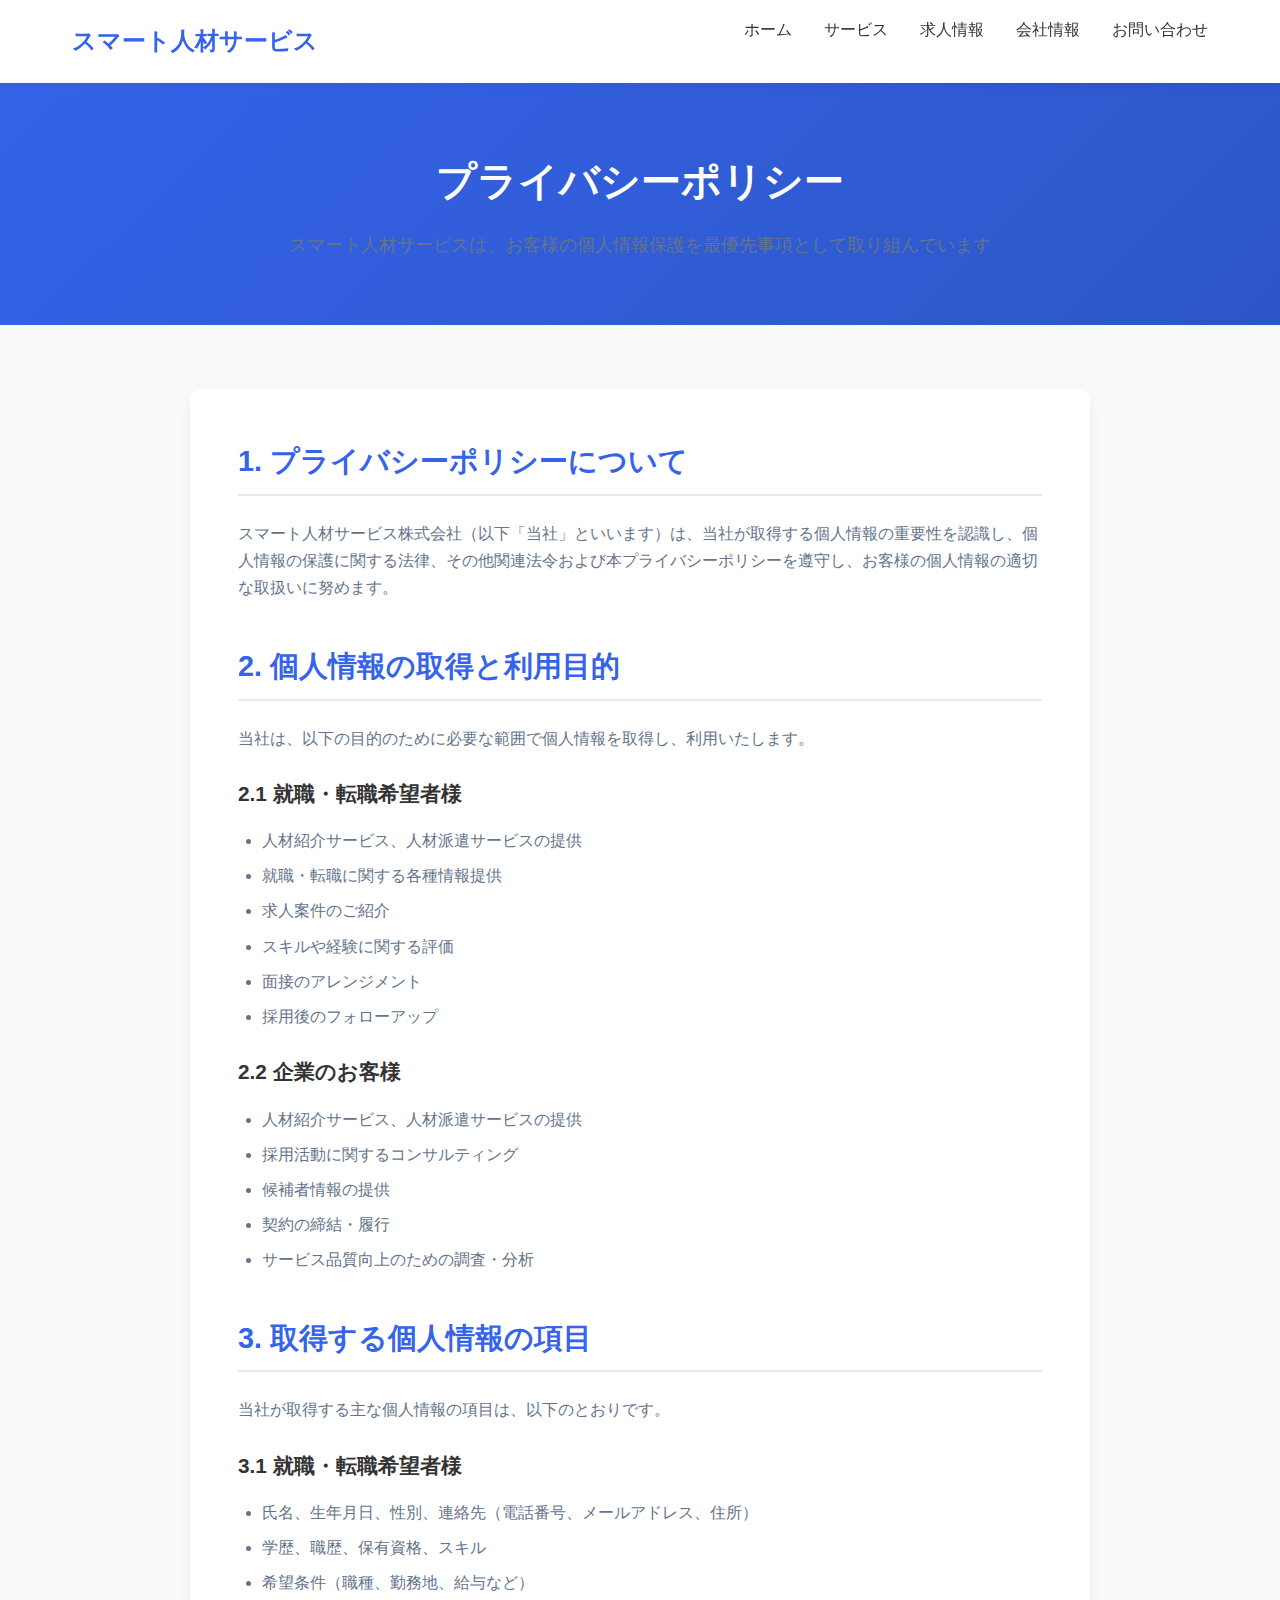
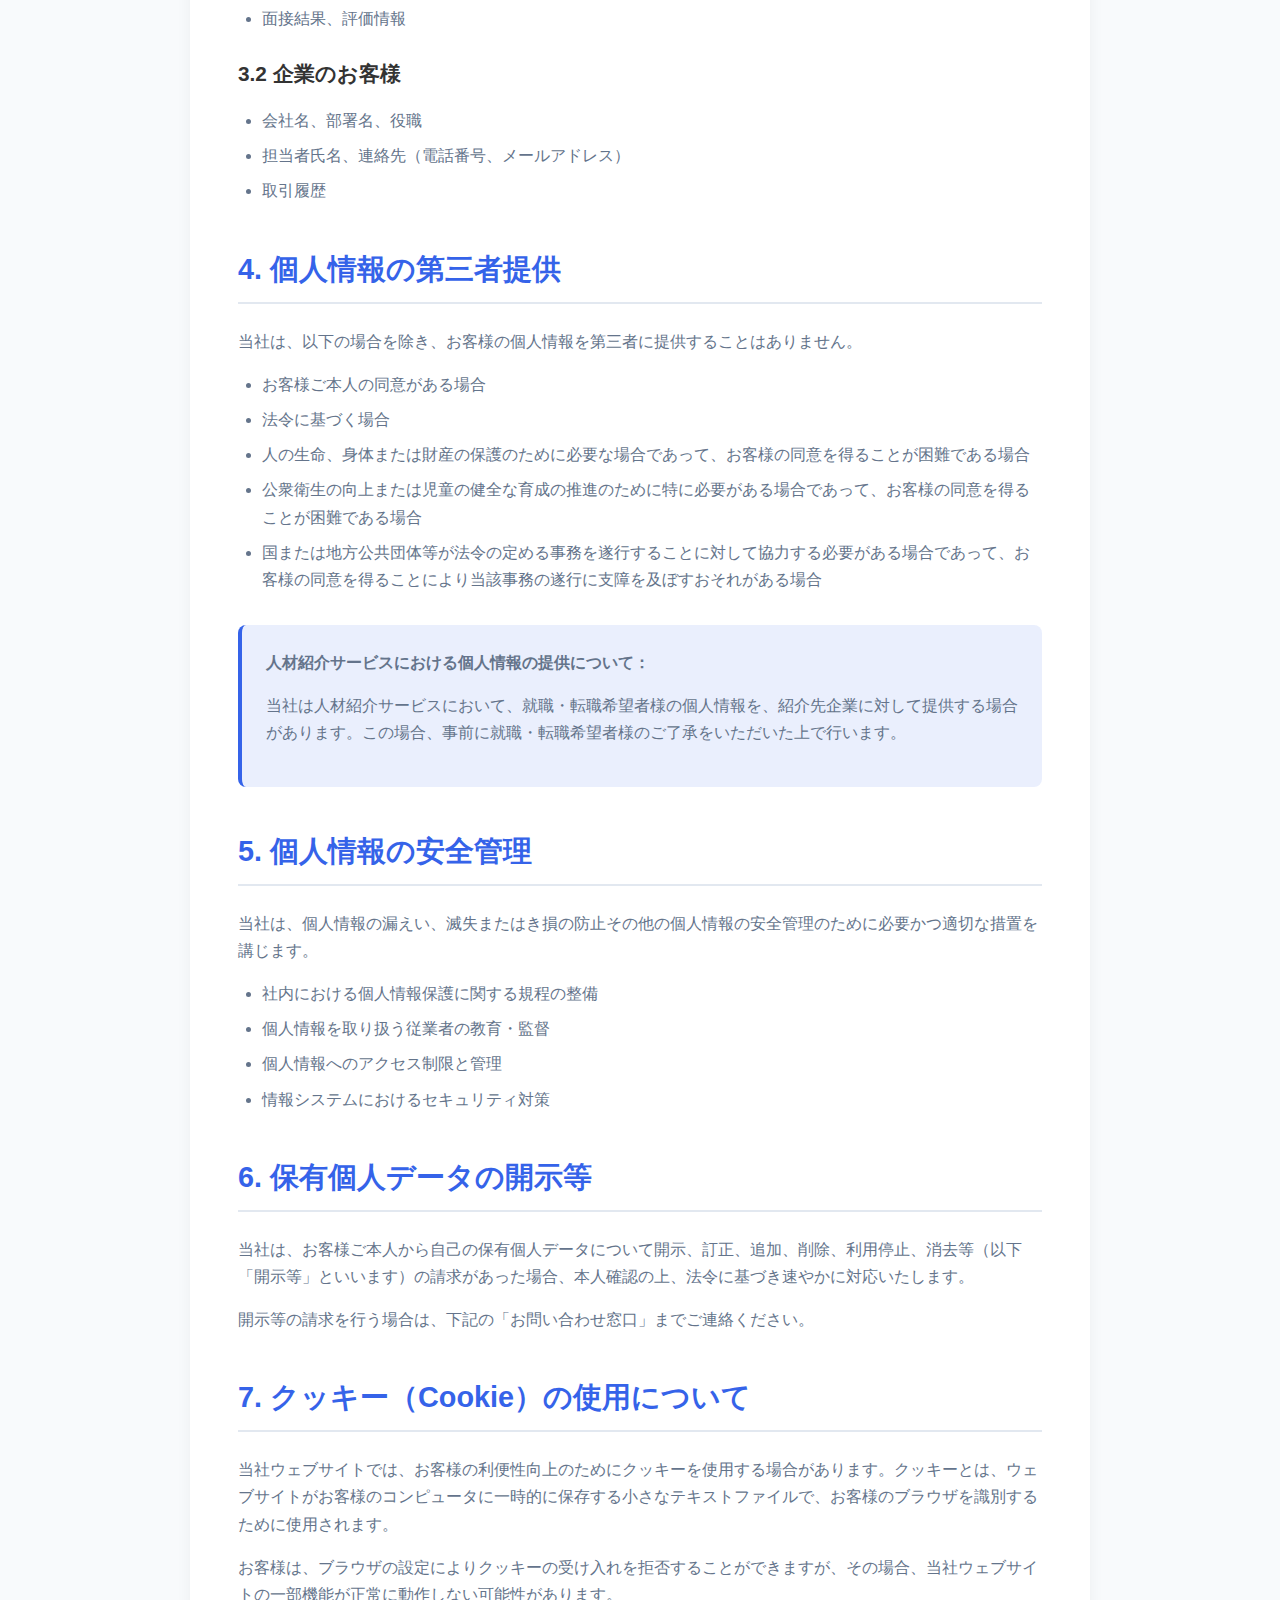
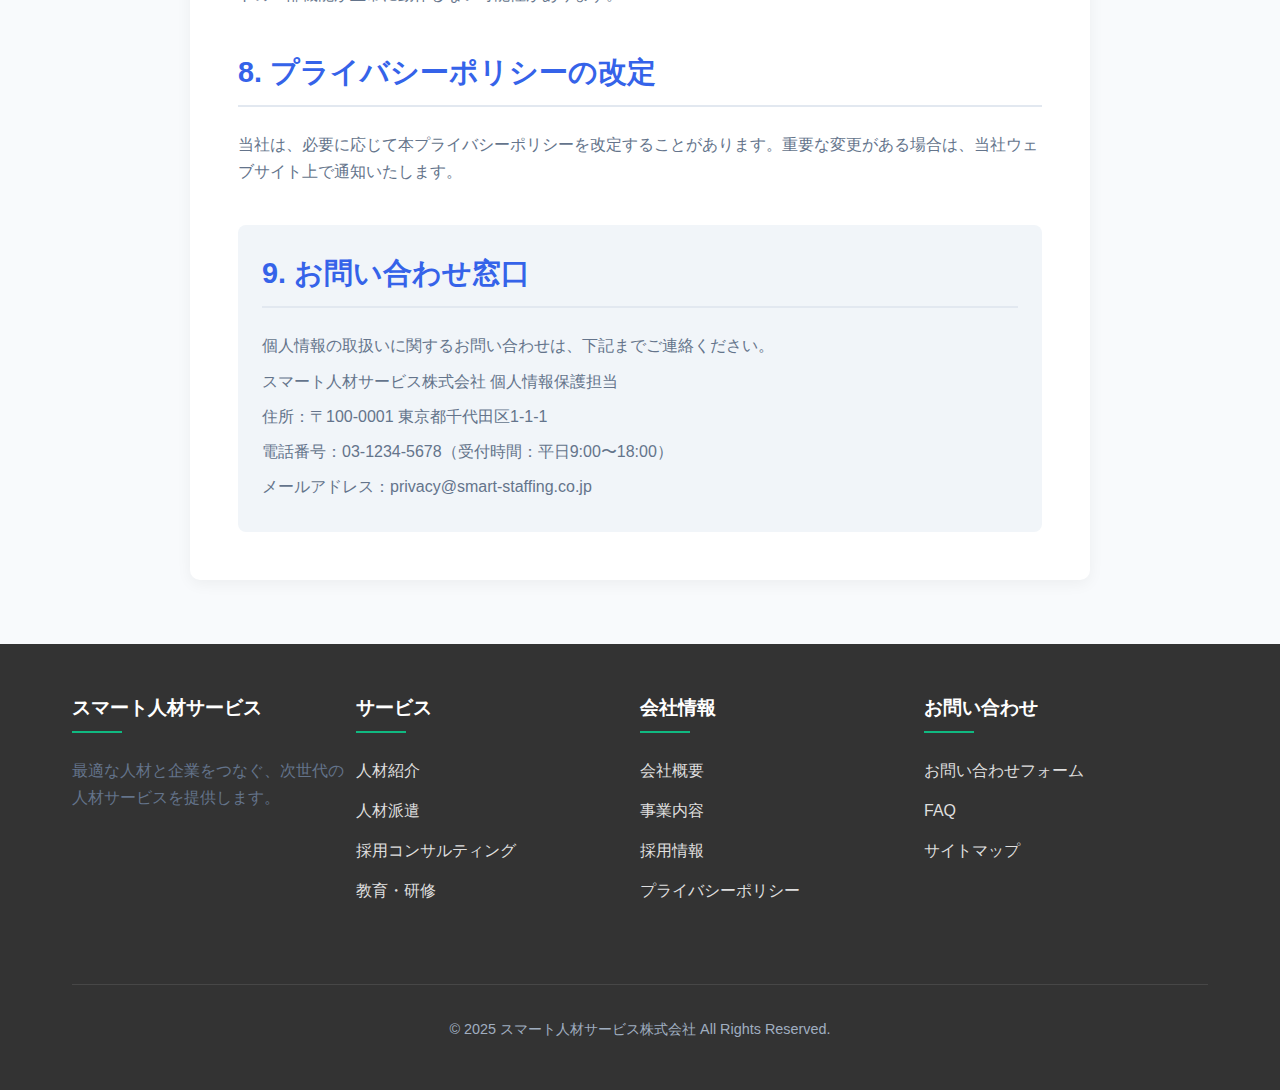
<file: privacy_policy.html>
<!DOCTYPE html>
<html lang="ja">
<head>
    <meta charset="UTF-8">
    <meta name="viewport" content="width=device-width, initial-scale=1.0">
    <title>プライバシーポリシー | スマート人材サービス</title>
    <style>
        :root {
            --primary-color: #3563E9;
            --secondary-color: #10b981;
            --dark-color: #333;
            --light-color: #f8fafc;
            --gray-color: #64748b;
            --border-color: #e2e8f0;
        }
        
        * {
            margin: 0;
            padding: 0;
            box-sizing: border-box;
            font-family: 'Helvetica Neue', Arial, 'Hiragino Kaku Gothic ProN', 'Hiragino Sans', Meiryo, sans-serif;
        }
        
        body {
            color: var(--dark-color);
            background-color: var(--light-color);
            line-height: 1.7;
        }
        
        header {
            background-color: white;
            box-shadow: 0 2px 10px rgba(0, 0, 0, 0.05);
            padding: 1rem 0;
            position: sticky;
            top: 0;
            z-index: 100;
        }
        
        .container {
            max-width: 1200px;
            margin: 0 auto;
            padding: 0 2rem;
        }
        
        .header-content {
            display: flex;
            justify-content: space-between;
            align-items: center;
        }
        
        .logo {
            font-size: 1.5rem;
            font-weight: bold;
            color: var(--primary-color);
        }
        
        nav ul {
            display: flex;
            list-style: none;
        }
        
        nav ul li {
            margin-left: 2rem;
        }
        
        nav ul li a {
            text-decoration: none;
            color: var(--dark-color);
            font-weight: 500;
            transition: color 0.3s;
        }
        
        nav ul li a:hover {
            color: var(--primary-color);
        }
        
        .hero {
            background: linear-gradient(135deg, var(--primary-color), #2c56c7);
            color: white;
            padding: 4rem 0;
            text-align: center;
        }
        
        .hero h1 {
            font-size: 2.5rem;
            margin-bottom: 1rem;
        }
        
        .hero p {
            font-size: 1.1rem;
            max-width: 800px;
            margin: 0 auto;
        }
        
        main {
            padding: 4rem 0;
        }
        
        .policy-content {
            background: white;
            border-radius: 10px;
            box-shadow: 0 4px 15px rgba(0, 0, 0, 0.05);
            padding: 3rem;
            max-width: 900px;
            margin: 0 auto;
        }
        
        .policy-section {
            margin-bottom: 2.5rem;
        }
        
        .policy-section:last-child {
            margin-bottom: 0;
        }
        
        h2 {
            color: var(--primary-color);
            font-size: 1.8rem;
            margin-bottom: 1.5rem;
            padding-bottom: 0.5rem;
            border-bottom: 2px solid var(--border-color);
        }
        
        h3 {
            font-size: 1.3rem;
            margin: 1.5rem 0 1rem;
            color: var(--dark-color);
        }
        
        p, ul {
            margin-bottom: 1rem;
            color: var(--gray-color);
        }
        
        ul {
            padding-left: 1.5rem;
        }
        
        li {
            margin-bottom: 0.5rem;
        }
        
        footer {
            background-color: var(--dark-color);
            color: white;
            padding: 3rem 0;
        }
        
        .footer-content {
            display: flex;
            justify-content: space-between;
            flex-wrap: wrap;
        }
        
        .footer-col {
            flex: 1;
            min-width: 250px;
            margin-bottom: 2rem;
        }
        
        .footer-col h4 {
            font-size: 1.2rem;
            margin-bottom: 1.5rem;
            position: relative;
            padding-bottom: 0.5rem;
        }
        
        .footer-col h4::after {
            content: '';
            position: absolute;
            bottom: 0;
            left: 0;
            width: 50px;
            height: 2px;
            background-color: var(--secondary-color);
        }
        
        .footer-col ul {
            list-style: none;
            padding: 0;
        }
        
        .footer-col ul li {
            margin-bottom: 0.8rem;
        }
        
        .footer-col ul li a {
            color: #dfdfdf;
            text-decoration: none;
            transition: color 0.3s;
        }
        
        .footer-col ul li a:hover {
            color: white;
        }
        
        .copyright {
            text-align: center;
            padding-top: 2rem;
            margin-top: 2rem;
            border-top: 1px solid rgba(255, 255, 255, 0.1);
            color: #a0aec0;
            font-size: 0.9rem;
        }
        
        .highlight {
            background-color: rgba(53, 99, 233, 0.1);
            padding: 1.5rem;
            border-radius: 8px;
            margin: 2rem 0;
            border-left: 4px solid var(--primary-color);
        }
        
        .contact-info {
            background-color: #f1f5f9;
            padding: 1.5rem;
            border-radius: 8px;
            margin-top: 2rem;
        }
        
        .contact-info p {
            margin-bottom: 0.5rem;
        }
        
        @media (max-width: 768px) {
            .header-content {
                flex-direction: column;
                text-align: center;
            }
            
            nav ul {
                margin-top: 1rem;
                justify-content: center;
            }
            
            nav ul li {
                margin: 0 0.5rem;
            }
            
            .hero {
                padding: 3rem 0;
            }
            
            .hero h1 {
                font-size: 2rem;
            }
            
            .policy-content {
                padding: 2rem 1.5rem;
            }
            
            h2 {
                font-size: 1.5rem;
            }
        }
    </style>
</head>
<body>
    <header>
        <div class="container">
            <div class="header-content">
                <div class="logo">スマート人材サービス</div>
                <nav>
                    <ul>
                        <li><a href="#">ホーム</a></li>
                        <li><a href="#">サービス</a></li>
                        <li><a href="#">求人情報</a></li>
                        <li><a href="#">会社情報</a></li>
                        <li><a href="#">お問い合わせ</a></li>
                    </ul>
                </nav>
            </div>
        </div>
    </header>
    
    <section class="hero">
        <div class="container">
            <h1>プライバシーポリシー</h1>
            <p>スマート人材サービスは、お客様の個人情報保護を最優先事項として取り組んでいます</p>
        </div>
    </section>
    
    <main>
        <div class="container">
            <div class="policy-content">
                <div class="policy-section">
                    <h2>1. プライバシーポリシーについて</h2>
                    <p>スマート人材サービス株式会社（以下「当社」といいます）は、当社が取得する個人情報の重要性を認識し、個人情報の保護に関する法律、その他関連法令および本プライバシーポリシーを遵守し、お客様の個人情報の適切な取扱いに努めます。</p>
                </div>
                
                <div class="policy-section">
                    <h2>2. 個人情報の取得と利用目的</h2>
                    <p>当社は、以下の目的のために必要な範囲で個人情報を取得し、利用いたします。</p>
                    
                    <h3>2.1 就職・転職希望者様</h3>
                    <ul>
                        <li>人材紹介サービス、人材派遣サービスの提供</li>
                        <li>就職・転職に関する各種情報提供</li>
                        <li>求人案件のご紹介</li>
                        <li>スキルや経験に関する評価</li>
                        <li>面接のアレンジメント</li>
                        <li>採用後のフォローアップ</li>
                    </ul>
                    
                    <h3>2.2 企業のお客様</h3>
                    <ul>
                        <li>人材紹介サービス、人材派遣サービスの提供</li>
                        <li>採用活動に関するコンサルティング</li>
                        <li>候補者情報の提供</li>
                        <li>契約の締結・履行</li>
                        <li>サービス品質向上のための調査・分析</li>
                    </ul>
                </div>
                
                <div class="policy-section">
                    <h2>3. 取得する個人情報の項目</h2>
                    <p>当社が取得する主な個人情報の項目は、以下のとおりです。</p>
                    
                    <h3>3.1 就職・転職希望者様</h3>
                    <ul>
                        <li>氏名、生年月日、性別、連絡先（電話番号、メールアドレス、住所）</li>
                        <li>学歴、職歴、保有資格、スキル</li>
                        <li>希望条件（職種、勤務地、給与など）</li>
                        <li>面接結果、評価情報</li>
                    </ul>
                    
                    <h3>3.2 企業のお客様</h3>
                    <ul>
                        <li>会社名、部署名、役職</li>
                        <li>担当者氏名、連絡先（電話番号、メールアドレス）</li>
                        <li>取引履歴</li>
                    </ul>
                </div>
                
                <div class="policy-section">
                    <h2>4. 個人情報の第三者提供</h2>
                    <p>当社は、以下の場合を除き、お客様の個人情報を第三者に提供することはありません。</p>
                    <ul>
                        <li>お客様ご本人の同意がある場合</li>
                        <li>法令に基づく場合</li>
                        <li>人の生命、身体または財産の保護のために必要な場合であって、お客様の同意を得ることが困難である場合</li>
                        <li>公衆衛生の向上または児童の健全な育成の推進のために特に必要がある場合であって、お客様の同意を得ることが困難である場合</li>
                        <li>国または地方公共団体等が法令の定める事務を遂行することに対して協力する必要がある場合であって、お客様の同意を得ることにより当該事務の遂行に支障を及ぼすおそれがある場合</li>
                    </ul>
                    
                    <div class="highlight">
                        <p><strong>人材紹介サービスにおける個人情報の提供について：</strong></p>
                        <p>当社は人材紹介サービスにおいて、就職・転職希望者様の個人情報を、紹介先企業に対して提供する場合があります。この場合、事前に就職・転職希望者様のご了承をいただいた上で行います。</p>
                    </div>
                </div>
                
                <div class="policy-section">
                    <h2>5. 個人情報の安全管理</h2>
                    <p>当社は、個人情報の漏えい、滅失またはき損の防止その他の個人情報の安全管理のために必要かつ適切な措置を講じます。</p>
                    <ul>
                        <li>社内における個人情報保護に関する規程の整備</li>
                        <li>個人情報を取り扱う従業者の教育・監督</li>
                        <li>個人情報へのアクセス制限と管理</li>
                        <li>情報システムにおけるセキュリティ対策</li>
                    </ul>
                </div>
                
                <div class="policy-section">
                    <h2>6. 保有個人データの開示等</h2>
                    <p>当社は、お客様ご本人から自己の保有個人データについて開示、訂正、追加、削除、利用停止、消去等（以下「開示等」といいます）の請求があった場合、本人確認の上、法令に基づき速やかに対応いたします。</p>
                    <p>開示等の請求を行う場合は、下記の「お問い合わせ窓口」までご連絡ください。</p>
                </div>
                
                <div class="policy-section">
                    <h2>7. クッキー（Cookie）の使用について</h2>
                    <p>当社ウェブサイトでは、お客様の利便性向上のためにクッキーを使用する場合があります。クッキーとは、ウェブサイトがお客様のコンピュータに一時的に保存する小さなテキストファイルで、お客様のブラウザを識別するために使用されます。</p>
                    <p>お客様は、ブラウザの設定によりクッキーの受け入れを拒否することができますが、その場合、当社ウェブサイトの一部機能が正常に動作しない可能性があります。</p>
                </div>
                
                <div class="policy-section">
                    <h2>8. プライバシーポリシーの改定</h2>
                    <p>当社は、必要に応じて本プライバシーポリシーを改定することがあります。重要な変更がある場合は、当社ウェブサイト上で通知いたします。</p>
                </div>
                
                <div class="contact-info">
                    <h2>9. お問い合わせ窓口</h2>
                    <p>個人情報の取扱いに関するお問い合わせは、下記までご連絡ください。</p>
                    <p>スマート人材サービス株式会社 個人情報保護担当</p>
                    <p>住所：〒100-0001 東京都千代田区1-1-1</p>
                    <p>電話番号：03-1234-5678（受付時間：平日9:00〜18:00）</p>
                    <p>メールアドレス：privacy@smart-staffing.co.jp</p>
                </div>
            </div>
        </div>
    </main>
    
    <footer>
        <div class="container">
            <div class="footer-content">
                <div class="footer-col">
                    <h4>スマート人材サービス</h4>
                    <p>最適な人材と企業をつなぐ、次世代の人材サービスを提供します。</p>
                </div>
                
                <div class="footer-col">
                    <h4>サービス</h4>
                    <ul>
                        <li><a href="#">人材紹介</a></li>
                        <li><a href="#">人材派遣</a></li>
                        <li><a href="#">採用コンサルティング</a></li>
                        <li><a href="#">教育・研修</a></li>
                    </ul>
                </div>
                
                <div class="footer-col">
                    <h4>会社情報</h4>
                    <ul>
                        <li><a href="#">会社概要</a></li>
                        <li><a href="#">事業内容</a></li>
                        <li><a href="#">採用情報</a></li>
                        <li><a href="#">プライバシーポリシー</a></li>
                    </ul>
                </div>
                
                <div class="footer-col">
                    <h4>お問い合わせ</h4>
                    <ul>
                        <li><a href="#">お問い合わせフォーム</a></li>
                        <li><a href="#">FAQ</a></li>
                        <li><a href="#">サイトマップ</a></li>
                    </ul>
                </div>
            </div>
            
            <div class="copyright">
                &copy; 2025 スマート人材サービス株式会社 All Rights Reserved.
            </div>
        </div>
    </footer>
</body>
</html>
</file>
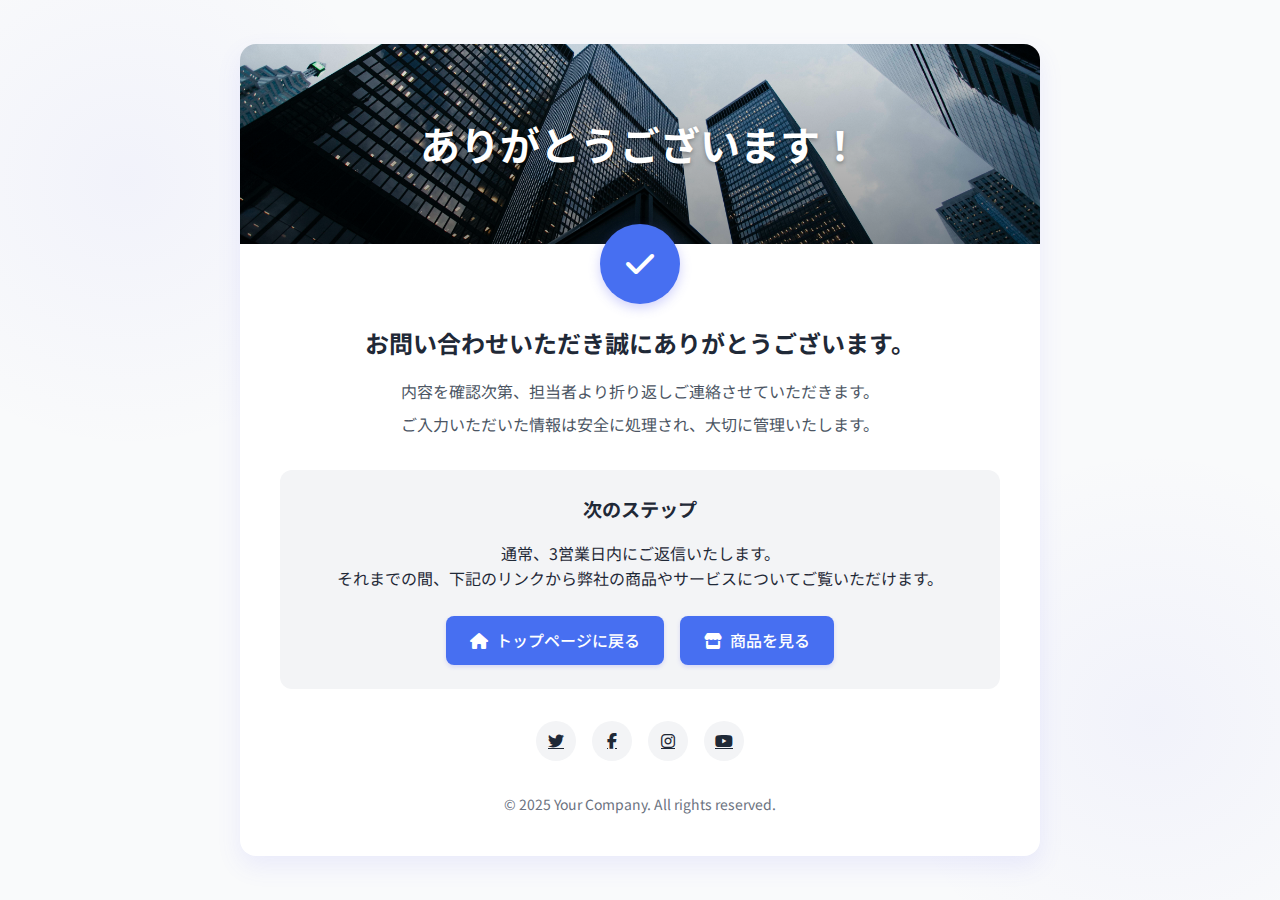
<file: thanks.html>
<!DOCTYPE html>
<html lang="ja">
<head>
    <meta charset="UTF-8">
    <meta name="viewport" content="width=device-width, initial-scale=1.0">
    <title>ありがとうございます</title>
    <link rel="stylesheet" href="https://cdnjs.cloudflare.com/ajax/libs/font-awesome/6.4.0/css/all.min.css">
    <style>
        @import url('https://fonts.googleapis.com/css2?family=Noto+Sans+JP:wght@300;400;500;700&display=swap');
        
        :root {
            --primary-color: #476ff1;
            --secondary-color: #4f46e5;
            --accent-color: #818cf8;
            --text-color: #1f2937;
            --light-bg: #f9fafb;
            --card-bg: #ffffff;
        }
        
        * {
            margin: 0;
            padding: 0;
            box-sizing: border-box;
        }
        
        body {
            font-family: 'Noto Sans JP', sans-serif;
            line-height: 1.6;
            color: var(--text-color);
            background-color: var(--light-bg);
            background-image: 
                radial-gradient(circle at 10% 20%, rgba(99, 102, 241, 0.05) 0%, transparent 20%),
                radial-gradient(circle at 90% 80%, rgba(99, 102, 241, 0.05) 0%, transparent 20%);
            min-height: 100vh;
            display: flex;
            justify-content: center;
            align-items: center;
            padding: 20px;
        }
        
        .container {
            max-width: 800px;
            width: 100%;
            animation: fadeIn 1s ease-out;
        }
        
        @keyframes fadeIn {
            from { opacity: 0; transform: translateY(20px); }
            to { opacity: 1; transform: translateY(0); }
        }
        
        .card {
            background-color: var(--card-bg);
            border-radius: 16px;
            box-shadow: 0 10px 25px rgba(99, 102, 241, 0.1);
            overflow: hidden;
            position: relative;
        }
        
        .card-header {
            padding: 0;
            position: relative;
            height: 200px;
            overflow: hidden;
        }
        
        .card-header img {
            width: 100%;
            height: 100%;
            object-fit: cover;
            transition: transform 0.5s ease;
        }
        
        .card:hover .card-header img {
            transform: scale(1.05);
        }
        
        .overlay {
            position: absolute;
            top: 0;
            left: 0;
            right: 0;
            bottom: 0;
            background: linear-gradient(to bottom, rgba(0,0,0,0.1), rgba(0,0,0,0.4));
            display: flex;
            align-items: center;
            justify-content: center;
        }
        
        .overlay h1 {
            color: white;
            font-size: 2.5rem;
            font-weight: 700;
            text-shadow: 0 2px 4px rgba(0,0,0,0.3);
            margin: 0;
            padding: 0;
        }
        
        .card-body {
            padding: 2.5rem;
            text-align: center;
        }
        
        .checkmark-container {
            width: 80px;
            height: 80px;
            margin: -60px auto 20px;
            background: var(--primary-color);
            border-radius: 50%;
            display: flex;
            align-items: center;
            justify-content: center;
            box-shadow: 0 4px 12px rgba(99, 102, 241, 0.3);
            position: relative;
            z-index: 10;
            animation: pulse 2s infinite;
        }
        
        @keyframes pulse {
            0% { box-shadow: 0 0 0 0 rgba(99, 102, 241, 0.7); }
            70% { box-shadow: 0 0 0 15px rgba(99, 102, 241, 0); }
            100% { box-shadow: 0 0 0 0 rgba(99, 102, 241, 0); }
        }
        
        .checkmark {
            color: white;
            font-size: 2rem;
        }
        
        .message {
            margin-bottom: 2rem;
        }
        
        .message h2 {
            color: var(--text-color);
            font-size: 1.5rem;
            margin-bottom: 1rem;
            animation: slideUp 0.8s ease-out 0.3s both;
        }
        
        .message p {
            color: #4b5563;
            font-size: 1rem;
            margin-bottom: 0.5rem;
            animation: slideUp 0.8s ease-out 0.5s both;
        }
        
        @keyframes slideUp {
            from { opacity: 0; transform: translateY(20px); }
            to { opacity: 1; transform: translateY(0); }
        }
        
        .next-steps {
            background-color: #f3f4f6;
            padding: 1.5rem;
            border-radius: 12px;
            margin-top: 1.5rem;
            animation: slideUp 0.8s ease-out 0.7s both;
        }
        
        .next-steps h3 {
            color: var(--text-color);
            font-size: 1.2rem;
            margin-bottom: 1rem;
        }
        
        .buttons {
            display: flex;
            flex-wrap: wrap;
            justify-content: center;
            gap: 1rem;
            margin-top: 1.5rem;
        }
        
        .button {
            display: inline-flex;
            align-items: center;
            background-color: var(--primary-color);
            color: white;
            padding: 0.75rem 1.5rem;
            text-decoration: none;
            border-radius: 8px;
            font-weight: 500;
            transition: all 0.3s ease;
            box-shadow: 0 2px 4px rgba(99, 102, 241, 0.2);
        }
        
        .button:hover {
            background-color: var(--secondary-color);
            transform: translateY(-2px);
            box-shadow: 0 4px 8px rgba(99, 102, 241, 0.3);
        }
        
        .button i {
            margin-right: 0.5rem;
        }
        
        .social-links {
            display: flex;
            justify-content: center;
            gap: 1rem;
            margin-top: 2rem;
        }
        
        .social-link {
            display: flex;
            align-items: center;
            justify-content: center;
            width: 40px;
            height: 40px;
            background-color: #f3f4f6;
            color: var(--text-color);
            border-radius: 50%;
            transition: all 0.3s ease;
        }
        
        .social-link:hover {
            background-color: var(--primary-color);
            color: white;
            transform: translateY(-2px);
        }
        
        .footer {
            text-align: center;
            margin-top: 2rem;
            color: #6b7280;
            font-size: 0.875rem;
        }
        
        @media (max-width: 640px) {
            .card-header {
                height: 150px;
            }
            
            .overlay h1 {
                font-size: 1.8rem;
            }
            
            .card-body {
                padding: 1.5rem;
            }
            
            .buttons {
                flex-direction: column;
            }
            
            .button {
                width: 100%;
                justify-content: center;
            }
        }
    </style>
</head>
<body>
    <div class="container">
        <div class="card">
            <div class="card-header">
                <img src="img/img01.jpg" alt="感謝のイメージ">
                <div class="overlay">
                    <h1>ありがとうございます！</h1>
                </div>
            </div>
            <div class="card-body">
                <div class="checkmark-container">
                    <i class="fas fa-check checkmark"></i>
                </div>
                
                <div class="message">
                    <h2>お問い合わせいただき誠にありがとうございます。</h2>
                    <p>内容を確認次第、担当者より折り返しご連絡させていただきます。</p>
                    <p>ご入力いただいた情報は安全に処理され、大切に管理いたします。</p>
                </div>
                
                <div class="next-steps">
                    <h3>次のステップ</h3>
                    <p>通常、3営業日内にご返信いたします。</p>
                    <p>それまでの間、下記のリンクから弊社の商品やサービスについてご覧いただけます。</p>
                    
                    <div class="buttons">
                        <a href="index.html" class="button">
                            <i class="fas fa-home"></i>トップページに戻る
                        </a>
                        <a href="products.html" class="button">
                            <i class="fas fa-store"></i>商品を見る
                        </a>
                    </div>
                </div>
                
                <div class="social-links">
                    <a href="#" class="social-link"><i class="fab fa-twitter"></i></a>
                    <a href="#" class="social-link"><i class="fab fa-facebook-f"></i></a>
                    <a href="#" class="social-link"><i class="fab fa-instagram"></i></a>
                    <a href="#" class="social-link"><i class="fab fa-youtube"></i></a>
                </div>
                
                <div class="footer">
                    <p>&copy; 2025 Your Company. All rights reserved.</p>
                </div>
            </div>
        </div>
    </div>
</body>
</html>
</file>
